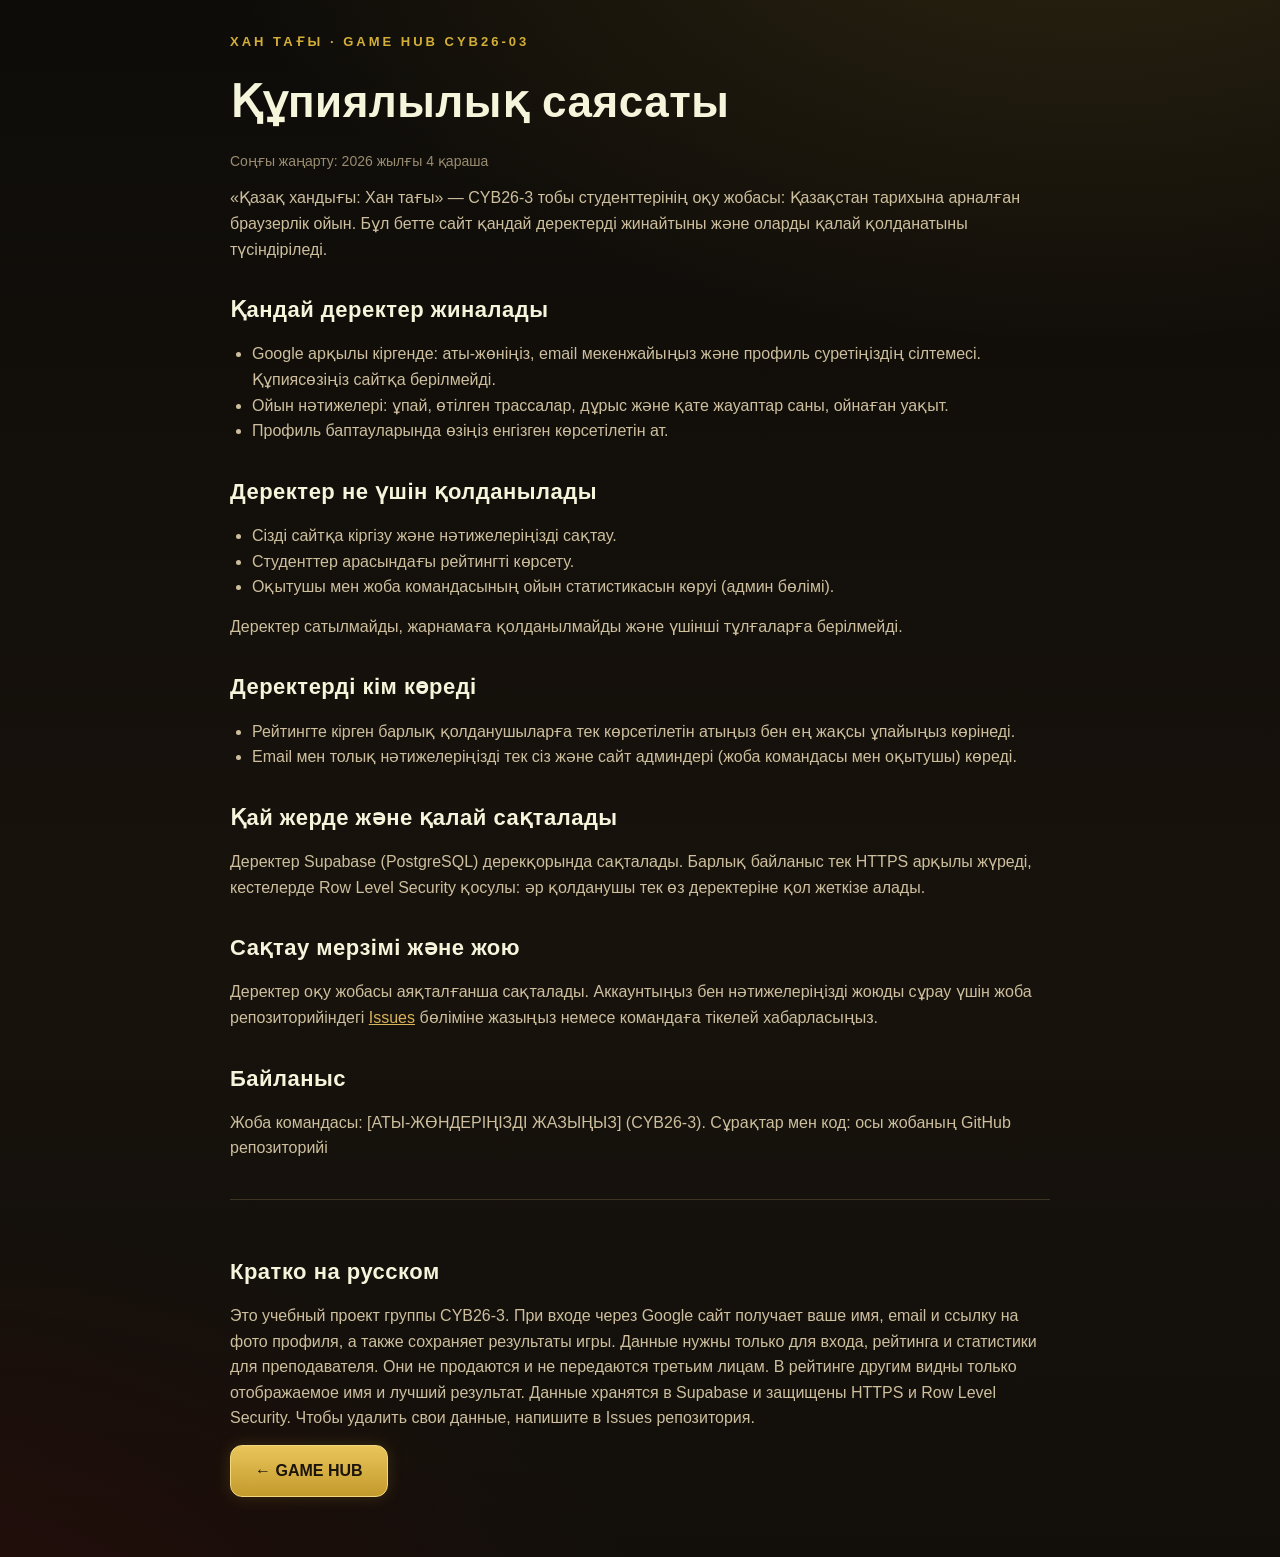
<file: privacy.html>
<!DOCTYPE html>
<html lang="kk">
<head>
<meta charset="utf-8">
<meta name="viewport" content="width=device-width,initial-scale=1">
<meta http-equiv="Content-Security-Policy" content="default-src 'self'; style-src 'self' 'unsafe-inline' https://fonts.googleapis.com; font-src https://fonts.gstatic.com; object-src 'none'; base-uri 'self'">
<title>Құпиялылық саясаты — Хан тағы · GAME HUB CYB26-03</title>
<link href="https://fonts.googleapis.com/css2?family=Montserrat:ital,wght@1,900&family=Rubik:wght@400;700&display=swap" rel="stylesheet">
<link rel="stylesheet" href="assets/base.css">
<link rel="stylesheet" href="assets/theme-khan.css">
<style>
body{padding:32px 20px 60px}
main{max-width:820px;margin:0 auto;display:flex;flex-direction:column;gap:14px;line-height:1.6;color:var(--muted)}
h1{font-size:clamp(30px,5vw,44px);color:var(--light)}
h2{font-size:22px;color:var(--light);margin-top:16px;font-style:normal;font-family:'Rubik',Arial,sans-serif;font-weight:700}
ul{padding-left:22px}
hr{border:none;border-top:1px solid var(--line);margin:24px 0}
</style>
</head>
<body>
<main>
<p class="eyebrow">Хан тағы · GAME HUB CYB26-03</p>
<h1>Құпиялылық саясаты</h1>
<p class="note">Соңғы жаңарту: 2026 жылғы 4 қараша</p>

<p>«Қазақ хандығы: Хан тағы» — CYB26-3 тобы студенттерінің оқу жобасы: Қазақстан тарихына арналған браузерлік ойын. Бұл бетте сайт қандай деректерді жинайтыны және оларды қалай қолданатыны түсіндіріледі.</p>

<h2>Қандай деректер жиналады</h2>
<ul>
<li>Google арқылы кіргенде: аты-жөніңіз, email мекенжайыңыз және профиль суретіңіздің сілтемесі. Құпиясөзіңіз сайтқа берілмейді.</li>
<li>Ойын нәтижелері: ұпай, өтілген трассалар, дұрыс және қате жауаптар саны, ойнаған уақыт.</li>
<li>Профиль баптауларында өзіңіз енгізген көрсетілетін ат.</li>
</ul>

<h2>Деректер не үшін қолданылады</h2>
<ul>
<li>Сізді сайтқа кіргізу және нәтижелеріңізді сақтау.</li>
<li>Студенттер арасындағы рейтингті көрсету.</li>
<li>Оқытушы мен жоба командасының ойын статистикасын көруі (админ бөлімі).</li>
</ul>
<p>Деректер сатылмайды, жарнамаға қолданылмайды және үшінші тұлғаларға берілмейді.</p>

<h2>Деректерді кім көреді</h2>
<ul>
<li>Рейтингте кірген барлық қолданушыларға тек көрсетілетін атыңыз бен ең жақсы ұпайыңыз көрінеді.</li>
<li>Email мен толық нәтижелеріңізді тек сіз және сайт админдері (жоба командасы мен оқытушы) көреді.</li>
</ul>

<h2>Қай жерде және қалай сақталады</h2>
<p>Деректер Supabase (PostgreSQL) дерекқорында сақталады. Барлық байланыс тек HTTPS арқылы жүреді, кестелерде Row Level Security қосулы: әр қолданушы тек өз деректеріне қол жеткізе алады.</p>

<h2>Сақтау мерзімі және жою</h2>
<p>Деректер оқу жобасы аяқталғанша сақталады. Аккаунтыңыз бен нәтижелеріңізді жоюды сұрау үшін жоба репозиторийіндегі <a href="https://github.com/islamissa-101/tarih-race-kz/issues">Issues</a> бөліміне жазыңыз немесе командаға тікелей хабарласыңыз.</p>

<h2>Байланыс</h2>
<p>Жоба командасы: [АТЫ-ЖӨНДЕРІҢІЗДІ ЖАЗЫҢЫЗ] (CYB26-3). Сұрақтар мен код: осы жобаның GitHub репозиторийі</p>

<hr>

<h2>Кратко на русском</h2>
<p>Это учебный проект группы CYB26-3. При входе через Google сайт получает ваше имя, email и ссылку на фото профиля, а также сохраняет результаты игры. Данные нужны только для входа, рейтинга и статистики для преподавателя. Они не продаются и не передаются третьим лицам. В рейтинге другим видны только отображаемое имя и лучший результат. Данные хранятся в Supabase и защищены HTTPS и Row Level Security. Чтобы удалить свои данные, напишите в Issues репозитория.</p>

<p><a class="btn" href="./">← GAME HUB</a></p>
</main>
</body>
</html>
</file>
<file: assets/base.css>
:root{--dark:#101826;--dark2:#18243A;--line:#2E3A52;--light:#F3EEE4;--gold:#E8B84A;--blue:#3FA9D6;--red:#C8643B;--muted:#C9D3E0;--muted2:#8C97A8}
*{box-sizing:border-box;margin:0;padding:0}
html,body{background:var(--dark);color:var(--light);font-family:'Rubik',Arial,sans-serif}
h1,h2,.disp{font-family:'Montserrat',Arial,sans-serif;font-style:italic;font-weight:900}
button{font-family:inherit;cursor:pointer;border:none}
a{color:var(--blue)}
.hidden{display:none!important}
.btn{background:var(--gold);color:var(--dark);font-weight:700;font-size:16px;padding:12px 24px;border-radius:999px;transition:transform .1s,filter .1s;text-decoration:none;display:inline-block}
.btn:hover{filter:brightness(1.08)}.btn:active{transform:scale(.97)}
.btn.ghost{background:transparent;color:var(--light);border:2px solid var(--muted2)}
.btn.blue{background:#1F6F96;color:var(--light)}
.btn:disabled{opacity:.4;cursor:default}
.eyebrow{font-size:13px;letter-spacing:3px;text-transform:uppercase;color:var(--gold);font-weight:700}
.sub{color:var(--muted);font-size:17px;line-height:1.45}
.note{font-size:14px;color:var(--muted2);line-height:1.45}
.row{display:flex;gap:12px;flex-wrap:wrap;align-items:center}
.err{color:#FF8A7A;font-size:14px;min-height:18px}
input.txt{font-family:inherit;font-size:17px;padding:11px 15px;border-radius:12px;border:2px solid var(--line);background:var(--dark2);color:var(--light);width:min(360px,100%)}
input.txt:focus{outline:none;border-color:var(--gold)}
table.board{width:100%;border-collapse:collapse;font-size:15px}
table.board th{background:var(--gold);color:var(--dark);text-align:left;padding:9px}
table.board td{padding:9px;border-bottom:1px solid var(--line)}
table.board tr.me td{background:rgba(232,184,74,.15)}
table.board td.num,table.board th.num{text-align:right;font-variant-numeric:tabular-nums}
.stats{display:grid;grid-template-columns:repeat(auto-fill,minmax(140px,1fr));gap:10px}
.st{background:var(--dark2);border-radius:12px;padding:12px}
.st small{color:var(--muted2);font-size:12px;display:block}
.st b{font-size:24px}
.demo-badge{display:inline-block;background:var(--red);color:var(--light);font-weight:700;font-size:12px;letter-spacing:2px;padding:4px 10px;border-radius:999px;vertical-align:middle}
.tablewrap{overflow-x:auto}
</file>
<file: assets/theme-khan.css>
/* «Хан тағы» GAME HUB тақырыбы: түнгі дала, қола мен алтын, қошқар мүйіз өрнегі.
   base.css пен hub.css-тен кейін жүктеледі және олардың түстерін ауыстырады. */
:root{--dark:#120F0B;--dark2:#1F1A13;--line:#3E3426;--light:#F5F5DC;--gold:#D4AF37;--blue:#D9B45A;--red:#8B0000;--muted:#CDBF9E;--muted2:#998C70;--bronze:#B07D3A;
 --orn:url("data:image/svg+xml,%3Csvg xmlns='http://www.w3.org/2000/svg' width='40' height='14'%3E%3Cpath d='M2 12 C2 2 12 2 12 7 C12 10 8 10 8 7 M38 12 C38 2 28 2 28 7 C28 10 32 10 32 7 M12 7 L28 7' fill='none' stroke='%23D4AF37' stroke-width='1.6'/%3E%3C/svg%3E")}
body{background:
 radial-gradient(900px 500px at 85% -10%,rgba(212,175,55,.16),transparent),
 radial-gradient(800px 500px at -10% 110%,rgba(139,0,0,.18),transparent),
 url("data:image/svg+xml,%3Csvg xmlns='http://www.w3.org/2000/svg' width='120' height='120'%3E%3Cg fill='none' stroke='%23D4AF37' stroke-opacity='.05' stroke-width='1.4'%3E%3Cpath d='M60 20 C40 20 40 45 55 45 C62 45 62 36 56 36 M60 20 C80 20 80 45 65 45 C58 45 58 36 64 36 M60 100 C40 100 40 75 55 75 C62 75 62 84 56 84 M60 100 C80 100 80 75 65 75 C58 75 58 84 64 84'/%3E%3C/g%3E%3C/svg%3E"),
 linear-gradient(180deg,#0E0C09,#17120C 60%,#120F0B)}
h1,h2,.disp,.brand,.game .gt{font-style:normal;letter-spacing:.5px}
a{color:var(--blue)}

/* батырмалар: алтын градиент, жұмсақ бұрыш */
.btn{background:linear-gradient(180deg,#E9C55A,#C39A2C);color:#1A140A;border:1px solid #F3D77F;border-radius:12px;box-shadow:0 0 16px rgba(212,175,55,.18)}
.btn.ghost{background:transparent;color:var(--light);border:2px solid var(--bronze);box-shadow:none}
.btn.blue{background:linear-gradient(180deg,#B07D3A,#8A5E26);color:var(--light);border-color:#C9944F;box-shadow:none}
.btn.danger{background:#8B0000;border-color:#B22A2A;color:var(--light);box-shadow:none}
.btn.google{background:#F1E3C2;color:#2B1D0E;border-color:#9C7A42;align-self:center}
.btn.google .g{color:#8B0000}

/* кіру беті: пергамент жиегі, шаңырақ эмблемасы */
.login-card{position:relative;align-items:center;text-align:center;background:linear-gradient(180deg,rgba(31,26,19,.96),rgba(18,15,11,.96));border:1px solid var(--line);box-shadow:0 20px 60px rgba(0,0,0,.6),inset 0 0 0 1px rgba(212,175,55,.08);padding:48px 36px}
.login-card::before,.login-card::after,.top::after{content:"";position:absolute;left:18px;right:18px;height:14px;opacity:.75;background:var(--orn) repeat-x;background-size:40px 14px}
.login-card::before{top:10px}.login-card::after{bottom:10px;transform:scaleY(-1)}
.emblem{width:92px;height:92px;margin:0 auto -4px;background:url("data:image/svg+xml,%3Csvg xmlns='http://www.w3.org/2000/svg' viewBox='0 0 100 100'%3E%3Ccircle cx='50' cy='50' r='40' fill='none' stroke='%23D4AF37' stroke-width='6'/%3E%3Cpath d='M94.0 50.0 L99.0 50.0 M90.7 66.8 L95.3 68.8 M81.1 81.1 L84.6 84.6 M66.8 90.7 L68.8 95.3 M50.0 94.0 L50.0 99.0 M33.2 90.7 L31.2 95.3 M18.9 81.1 L15.4 84.6 M9.3 66.8 L4.7 68.8 M6.0 50.0 L1.0 50.0 M9.3 33.2 L4.7 31.2 M18.9 18.9 L15.4 15.4 M33.2 9.3 L31.2 4.7 M50.0 6.0 L50.0 1.0 M66.8 9.3 L68.8 4.7 M81.1 18.9 L84.6 15.4 M90.7 33.2 L95.3 31.2 ' stroke='%23B07D3A' stroke-width='3'/%3E%3Cg stroke='%23D4AF37' stroke-width='3.5'%3E%3Cpath d='M40 11.3 V88.7 M50 10 V90 M60 11.3 V88.7 M11.3 40 H88.7 M10 50 H90 M11.3 60 H88.7'/%3E%3C/g%3E%3Ccircle cx='50' cy='50' r='40' fill='none' stroke='%23D4AF37' stroke-width='6'/%3E%3C/svg%3E") center/contain no-repeat;filter:drop-shadow(0 0 14px rgba(212,175,55,.45))}
.login-title{text-shadow:0 0 24px rgba(212,175,55,.25)}
.login-card .sub{max-width:440px}

/* жоғарғы панель */
.top{background:rgba(18,15,11,.94);border-bottom:1px solid var(--line)}
.top::after{top:auto;bottom:-8px;left:0;right:0;height:10px;opacity:.45;background-size:30px 10px}
.brand{display:flex;align-items:center;gap:8px}
.brand::before{content:"";width:30px;height:30px;background:url("data:image/svg+xml,%3Csvg xmlns='http://www.w3.org/2000/svg' viewBox='0 0 100 100'%3E%3Ccircle cx='50' cy='50' r='40' fill='none' stroke='%23D4AF37' stroke-width='6'/%3E%3Cpath d='M94.0 50.0 L99.0 50.0 M90.7 66.8 L95.3 68.8 M81.1 81.1 L84.6 84.6 M66.8 90.7 L68.8 95.3 M50.0 94.0 L50.0 99.0 M33.2 90.7 L31.2 95.3 M18.9 81.1 L15.4 84.6 M9.3 66.8 L4.7 68.8 M6.0 50.0 L1.0 50.0 M9.3 33.2 L4.7 31.2 M18.9 18.9 L15.4 15.4 M33.2 9.3 L31.2 4.7 M50.0 6.0 L50.0 1.0 M66.8 9.3 L68.8 4.7 M81.1 18.9 L84.6 15.4 M90.7 33.2 L95.3 31.2 ' stroke='%23B07D3A' stroke-width='3'/%3E%3Cg stroke='%23D4AF37' stroke-width='3.5'%3E%3Cpath d='M40 11.3 V88.7 M50 10 V90 M60 11.3 V88.7 M11.3 40 H88.7 M10 50 H90 M11.3 60 H88.7'/%3E%3C/g%3E%3Ccircle cx='50' cy='50' r='40' fill='none' stroke='%23D4AF37' stroke-width='6'/%3E%3C/svg%3E") center/contain no-repeat}
nav a{border-radius:0;border-bottom:2px solid transparent;padding:8px 10px}
nav a.on{background:transparent;color:var(--gold);border-bottom-color:var(--gold)}
nav a:hover:not(.on){background:transparent;color:var(--light);border-bottom-color:var(--line)}

/* бөлім тақырыптары: астында өрнек */
.view h2{position:relative;padding-bottom:16px}
.view h2::after{content:"";position:absolute;left:0;bottom:0;width:200px;height:12px;background:var(--orn) repeat-x;background-size:34px 12px;opacity:.8}

/* ойын карточкалары */
.game{background:linear-gradient(180deg,#221C14,#1A150F);border:1px solid var(--line);border-radius:14px}
.game.main{border:2px solid var(--gold);background:linear-gradient(135deg,#3A2A14,#1F1A13 70%);box-shadow:0 0 30px rgba(212,175,55,.12)}
.game .gg{color:var(--bronze)}
.game.main .gg{color:var(--gold)}
.demo-badge{background:#5A2A1A;color:var(--muted);border:1px solid #8B4A2A}

/* кестелер мен карточкалар */
table.board th{background:linear-gradient(180deg,#C9A35A,#A97F33);color:#1A140A}
table.board tr:nth-child(odd) td{background:rgba(255,255,255,.015)}
table.board tr.me td{background:rgba(212,175,55,.16)}
.st,.prof-card,.admin-bar,code,.tab{background:var(--dark2);border:1px solid var(--line)}
.st b{color:var(--gold)}
.modal-card{background:var(--dark2);border-color:#8B0000}
#toast div{background:rgba(31,26,19,.97)}
input.txt{background:#17130E;border-color:var(--line)}
</file>
